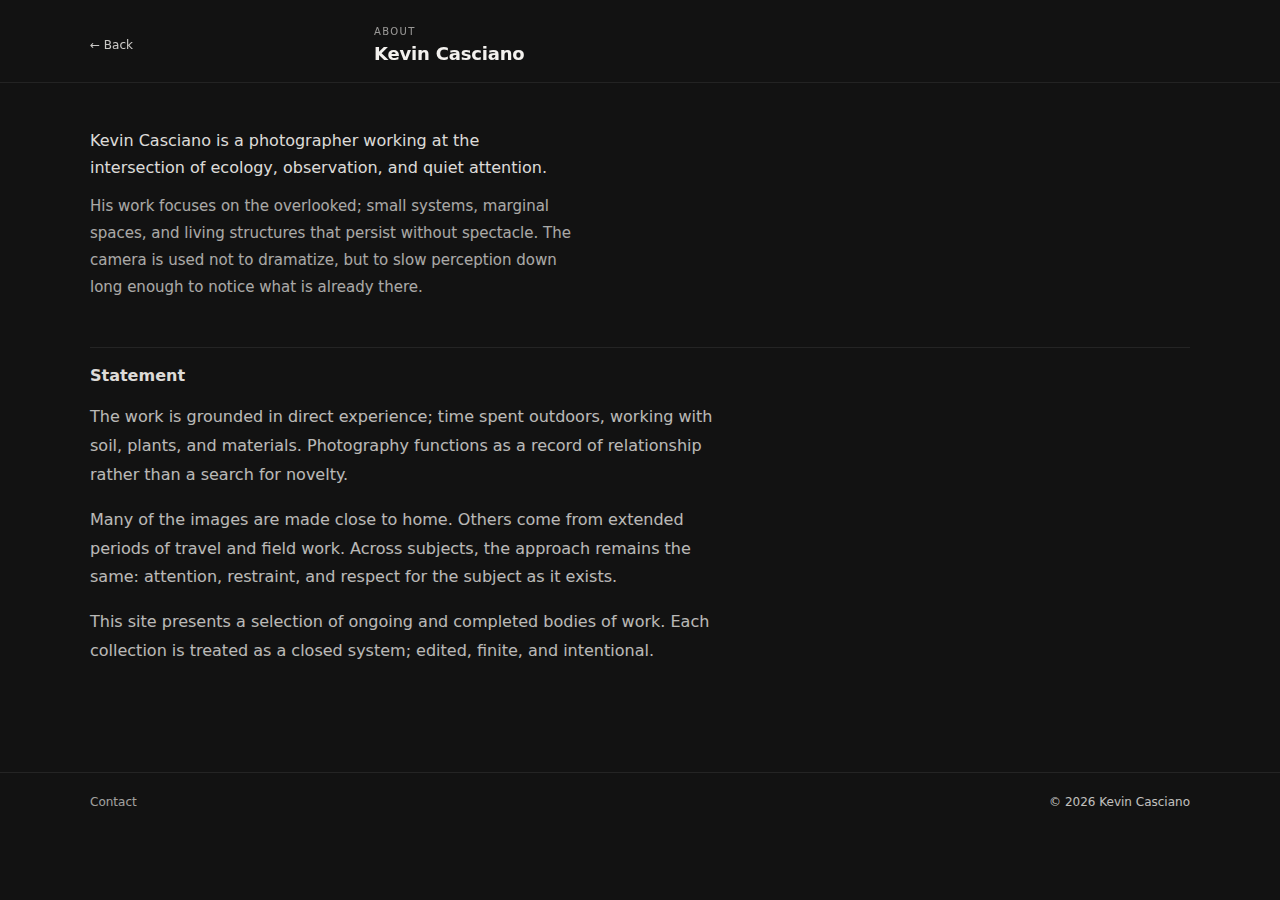
<file: about/index.html>
<!doctype html>
<html lang="en">
<head>
  <meta charset="utf-8" />
  <meta name="viewport" content="width=device-width,initial-scale=1" />
  <title>About — Kevin Casciano</title>
  <link rel="stylesheet" href="/styles.css" />
</head>

<body class="case">

  <!-- Top bar -->
  <header class="case-top">
    <div class="wrap case-topbar">
      <a class="case-back" href="/#work">← Back</a>

      <div class="case-id">
        <div class="case-kicker">ABOUT</div>
        <h1 class="case-title">Kevin Casciano</h1>
      </div>

      <div class="case-meta">
        
      </div>
    </div>
  </header>

  <!-- Intro -->
  <section class="case-intro">
    <div class="wrap case-introgrid">

      <div class="case-introtext">
        <p class="case-lead">
          Kevin Casciano is a photographer working at the intersection of ecology,
          observation, and quiet attention.
        </p>

        <p class="case-sub">
          His work focuses on the overlooked; small systems, marginal spaces,
          and living structures that persist without spectacle.
          The camera is used not to dramatize, but to slow perception down
          long enough to notice what is already there.
        </p>
      </div>

      <!--
      <figure class="case-hero">
        <img src="/img/self.png" alt="Portrait of Kevin Casciano" />
      </figure> -->

    </div>
  </section>

  <!-- Body -->
  <section class="case-gallery">
    <div class="wrap">

      <div class="gallery-head">
        <h2 class="gallery-title">Statement</h2>
      </div>

      <div class="case-body" style="max-width:62ch; line-height:1.8; opacity:.75;">
        <p>
          The work is grounded in direct experience; time spent outdoors,
          working with soil, plants, and materials.
          Photography functions as a record of relationship rather than
          a search for novelty.
        </p>

        <p>
          Many of the images are made close to home.
          Others come from extended periods of travel and field work.
          Across subjects, the approach remains the same:
          attention, restraint, and respect for the subject as it exists.
        </p>

        <p>
          This site presents a selection of ongoing and completed bodies of work.
          Each collection is treated as a closed system; edited, finite,
          and intentional.
        </p>
      </div>

    </div>
  </section>

  <!-- Footer -->
  <footer class="case-footer">
    <div class="wrap case-foot">
      <a class="case-back" href="/contact/">Contact</a>
      <span class="case-credit">© <span id="y"></span> Kevin Casciano</span>
    </div>
  </footer>

  <script>
    document.getElementById('y').textContent = new Date().getFullYear();
  </script>

</body>
</html>
</file>
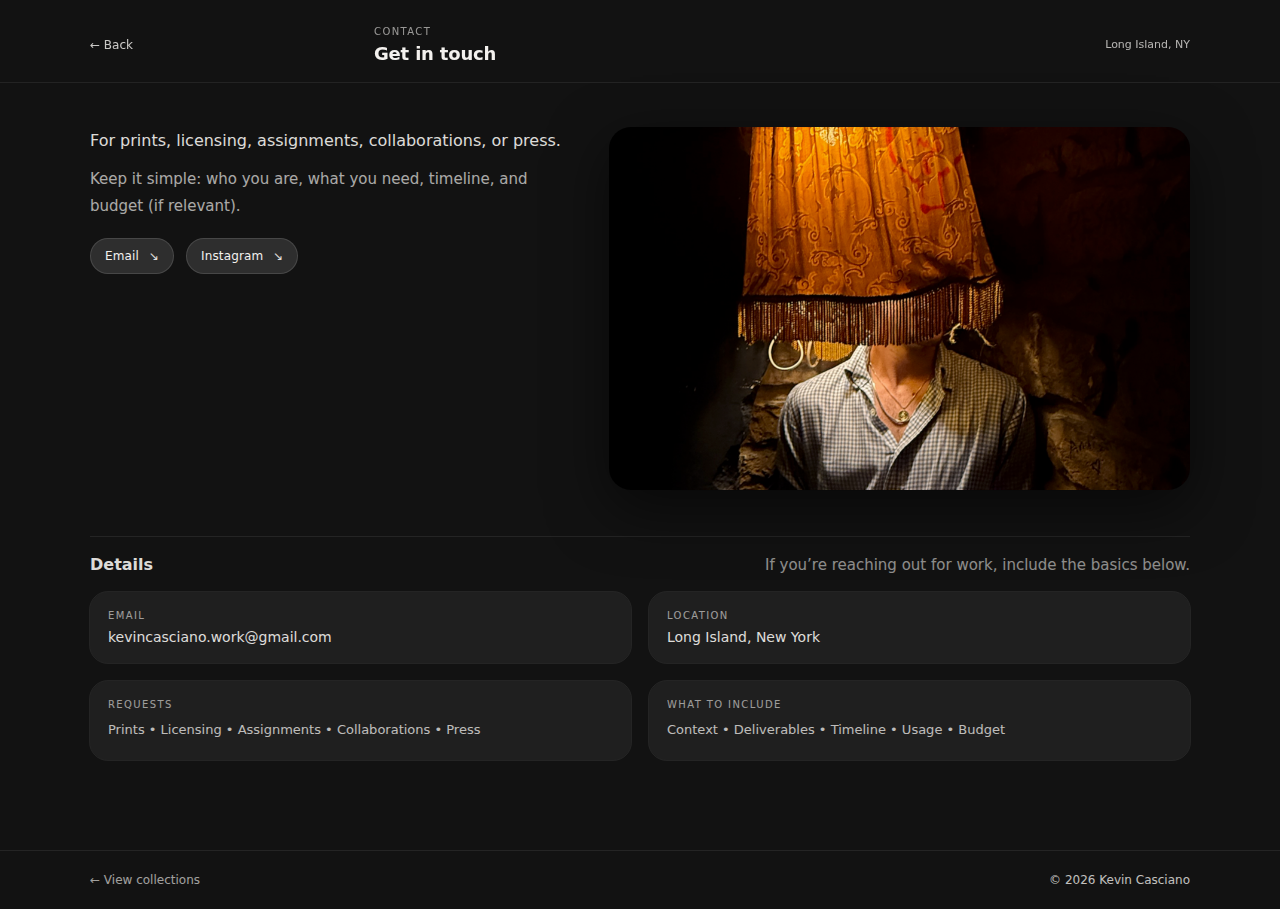
<file: contact/index.html>
<!doctype html>
<html lang="en">
<head>
  <meta charset="utf-8" />
  <meta name="viewport" content="width=device-width,initial-scale=1" />
  <title>Contact — Kevin Casciano</title>
  <link rel="stylesheet" href="/styles.css" />
</head>

<body class="case">

  <!-- Top bar -->
  <header class="case-top">
    <div class="wrap case-topbar">
      <a class="case-back" href="/#work">← Back</a>

      <div class="case-id">
        <div class="case-kicker">CONTACT</div>
        <h1 class="case-title">Get in touch</h1>
      </div>

      <div class="case-meta">
        <div>Long Island, NY</div>
      </div>
    </div>
  </header>

  <!-- Intro -->
  <section class="case-intro">
    <div class="wrap case-introgrid">

      <div class="case-introtext">
        <p class="case-lead">
          For prints, licensing, assignments, collaborations, or press.
        </p>

        <p class="case-sub">
          Keep it simple: who you are, what you need, timeline, and budget (if relevant).
        </p>

        <!-- Primary contact actions -->
        <div class="contact-actions" style="margin-top:18px; display:flex; gap:12px; flex-wrap:wrap;">
          <!-- Replace with your email -->
          <a class="pill pill-light" href="mailto:kevincasciano.work@gmail.com?subject=Inquiry%20—%20Kevin%20Casciano">
            Email <span class="arrow">↘</span>
          </a>

          <!-- Optional: phone -->
          <!-- <a class="pill pill-light" href="tel:+16315551234">Call / Text <span class="arrow">↘</span></a> -->

          <!-- Optional: Instagram -->
          <a class="pill pill-light" href="https://www.instagram.com/kevincasciano.work/" target="_blank" rel="noopener">Instagram <span class="arrow">↘</span></a>
        </div>
      </div>

      <!-- Optional image / simple card -->
      <figure class="case-hero">
        <img src="/img/self.png" alt="Portrait of Kevin Casciano" loading="eager" />
      </figure>

    </div>
  </section>

  <!-- Details -->
  <section class="case-gallery">
    <div class="wrap">

      <div class="gallery-head">
        <h2 class="gallery-title">Details</h2>
        <p class="gallery-note">If you’re reaching out for work, include the basics below.</p>
      </div>

      <div class="contact-grid" style="display:grid; gap:18px; grid-template-columns: repeat(2, minmax(0, 1fr));">
        <div class="contact-card" style="padding:18px; border-radius:18px; background:rgba(255,255,255,.06); outline:1px solid rgba(255,255,255,.08);">
          <div style="font-size:10px; letter-spacing:.14em; opacity:.6; margin-bottom:8px;">EMAIL</div>
          <div style="font-size:14px; opacity:.9;">
            <a href="mailto:kevincasciano.work@gmail.com?subject=Inquiry%20—%20Kevin%20Casciano" style="text-decoration:none;">
              kevincasciano.work@gmail.com
            </a>
          </div>
        </div>

        <div class="contact-card" style="padding:18px; border-radius:18px; background:rgba(255,255,255,.06); outline:1px solid rgba(255,255,255,.08);">
          <div style="font-size:10px; letter-spacing:.14em; opacity:.6; margin-bottom:8px;">LOCATION</div>
          <div style="font-size:14px; opacity:.9;">Long Island, New York</div>
        </div>

        <div class="contact-card" style="padding:18px; border-radius:18px; background:rgba(255,255,255,.06); outline:1px solid rgba(255,255,255,.08);">
          <div style="font-size:10px; letter-spacing:.14em; opacity:.6; margin-bottom:8px;">REQUESTS</div>
          <div style="font-size:13px; line-height:1.8; opacity:.75;">
            Prints • Licensing • Assignments • Collaborations • Press
          </div>
        </div>

        <div class="contact-card" style="padding:18px; border-radius:18px; background:rgba(255,255,255,.06); outline:1px solid rgba(255,255,255,.08);">
          <div style="font-size:10px; letter-spacing:.14em; opacity:.6; margin-bottom:8px;">WHAT TO INCLUDE</div>
          <div style="font-size:13px; line-height:1.8; opacity:.75;">
            Context • Deliverables • Timeline • Usage • Budget
          </div>
        </div>
      </div>

    </div>
  </section>

  <footer class="case-footer">
    <div class="wrap case-foot">
      <a class="case-back" href="/#work">← View collections</a>
      <span class="case-credit">© <span id="y"></span> Kevin Casciano</span>
    </div>
  </footer>

  <script>
    document.getElementById('y').textContent = new Date().getFullYear();
  </script>

</body>
</html>
</file>
<file: styles.css>
:root{
  --bg-warm: #d4cbc2;
  --ink: #121212;
  --muted: rgba(18,18,18,.68);
  --dark: #121212;
  --dark-2: #0f0f0f;
  --light: #f3f1ee;
  --radius: 28px;
  --shadow: 0 18px 50px rgba(0,0,0,.18);
}

*{ box-sizing: border-box; }
html,body{ height:100%; }
body{
  margin:0;
  font-family: ui-sans-serif, system-ui, -apple-system, Segoe UI, Roboto, Arial, sans-serif;
  color: var(--ink);
  background: #fff;
  -webkit-font-smoothing: antialiased;
  text-rendering: optimizeLegibility;
}

img{
  width:100%;
  height:100%;
  display:block;
  object-fit: cover;
}

.wrap{
  width:min(1100px, 92vw);
  margin:0 auto;
}

/* ---------- HERO ---------- */
.hero{
  background: var(--bg-warm);
  padding: 56px 0 64px;
}

.hero-grid{
  display:grid;
  grid-template-columns: 1.1fr 1fr 0.95fr;
  gap: 40px;
  align-items: start;
}

.tiny-top{
  font-size: 12px;
  letter-spacing: .02em;
  color: rgba(18,18,18,.85);
  margin-bottom: 28px;
}

.tiny-name sup{
  font-size: 9px;
  vertical-align: super;
}

.hero-title{
  font-size: clamp(42px, 5vw, 64px);
  line-height: 0.98;
  margin: 0 0 18px;
  font-weight: 650;
  letter-spacing: -0.03em;
}

.hero-title sup{
  font-size: 14px;
  vertical-align: super;
  margin-left: 6px;
}

.hero-copy{
  padding-top: 8px;
}

.lead{
  margin: 0 0 28px;
  font-size: 16px;
  line-height: 1.7;
  color: rgba(18,18,18,.7);
  max-width: 32ch;
}

.sublead{
  margin: 0;
  font-size: 15px;
  line-height: 1.7;
  color: rgba(18,18,18,.65);
  max-width: 44ch;
  margin-top: 210px;
}

.tiny-bottom{
  margin-top: 180px;
  font-size: 12px;
  color: rgba(18,18,18,.8);
}

.dot{
  font-size: 10px;
  margin-left: 8px;
  opacity: .75;
}

.pill{
  display:inline-flex;
  align-items:center;
  gap: 10px;
  padding: 10px 14px;
  border-radius: 999px;
  background: rgba(18,18,18,.92);
  color: #fff;
  text-decoration:none;
  font-size: 12px;
  letter-spacing: .01em;
  width: fit-content;
  box-shadow: 0 10px 20px rgba(0,0,0,.12);
  transition: transform .15s ease, filter .15s ease;
}

.pill:hover{ transform: translateY(-1px); }
.arrow{ opacity: .9; }

.hero-right{
  display:flex;
  justify-content: flex-end;
}

.portrait-card{
  width: min(320px, 100%);
  aspect-ratio: 3/4;
  border-radius: var(--radius);
  overflow:hidden;
  box-shadow: var(--shadow);
  background: rgba(255,255,255,.15);
}

/* ---------- COLLECTIONS (horizontal row of 3) ---------- */
.collections{
  background: var(--dark);
  color: var(--light);

  display: flex;
  justify-content: center;     /* center the row */
  align-items: flex-start;
  flex-wrap: wrap;             /* prevents overflow */

  gap: 80px;                   /* even spacing */
  padding: 120px 6vw;
}

/* each collection becomes an equal-width card */
.collection{
  flex: 0 1 360px;             /* preferred width */
  max-width: 360px;
  width: 100%;
}

/* inside the horizontal row, .wrap should not be 1100px */
.collections .wrap{
  width: 100%;
  margin: 0;
}

/* you currently only have .work-left (no right column) */
.collections .work-grid{
  display: grid;
  grid-template-columns: 1fr;
  gap: 0;
  align-items: start;
}

.collections .work-left{
  max-width: 44ch;
}

/* ---------- WORK TEXT STYLES (inside each collection) ---------- */
.work-title{
  font-size: 18px;
  font-weight: 500;
  margin: 0 0 18px;
  letter-spacing: -0.01em;
  opacity: .9;
}

.meta{
  font-size: 10px;
  letter-spacing: .08em;
  opacity: .65;
  margin-bottom: 16px;
}

.work-subtitle{
  font-size: 14px;
  margin: 0 0 10px;
  font-weight: 600;
}

.work-text{
  margin: 0 0 18px;
  font-size: 11px;
  line-height: 1.7;
  opacity: .72;
  max-width: 44ch;
}

.pill-light{
  background: rgba(255,255,255,.12);
  color: var(--light);
  box-shadow: none;
  border: 1px solid rgba(255,255,255,.12);
}

.mini-shot{
  margin-top: 26px;
  width: 210px;
  aspect-ratio: 4/3;
  border-radius: 18px;
  overflow:hidden;
  box-shadow: 0 18px 50px rgba(0,0,0,.45);
  opacity: .95;
}

/* Optional: if you later re-add right-side images, keep these */
.work-right{
  display:grid;
  grid-template-columns: 1fr 1fr;
  gap: 22px;
  align-items: start;
}

.shot{
  border-radius: 22px;
  overflow:hidden;
  box-shadow: 0 18px 50px rgba(0,0,0,.45);
  background: var(--dark-2);
}

.shot-a,
.shot-b{
  aspect-ratio: 4 / 3;
}

.shot-b{
  transform: translateY(-10px);
}

/* ---------- RESPONSIVE ---------- */
@media (max-width: 980px){
  .hero-grid{
    grid-template-columns: 1fr;
    gap: 26px;
  }
  .hero-right{ justify-content: flex-start; }
  .sublead{ margin-top: 18px; }
  .tiny-bottom{ margin-top: 22px; }

  .collections{
    gap: 56px;
    padding: 80px 6vw;
  }

  .collection{
    flex-basis: 520px;
    max-width: 520px;
  }

  .shot-b{ transform: none; }
}
/* ---------- CASE STUDY PAGES ---------- */
.case{
  background: var(--dark);
  color: var(--light);
}

.case a{ color: inherit; }

.case-top{
  padding: 26px 0 18px;
  position: sticky;
  top: 0;
  background: rgba(18,18,18,.72);
  backdrop-filter: blur(10px);
  border-bottom: 1px solid rgba(255,255,255,.08);
  z-index: 20;
}

.case-topbar{
  display: grid;
  grid-template-columns: 1fr 2fr 1fr;
  gap: 18px;
  align-items: center;
}

.case-back{
  text-decoration: none;
  font-size: 12px;
  opacity: .82;
}
.case-back:hover{ opacity: 1; }

.case-kicker{
  font-size: 10px;
  letter-spacing: .14em;
  opacity: .6;
  margin-bottom: 6px;
}

.case-title{
  margin: 0;
  font-size: 18px;
  font-weight: 600;
  letter-spacing: -0.01em;
}

.case-meta{
  text-align: right;
  font-size: 11px;
  opacity: .72;
  line-height: 1.5;
}

.case-intro{
  padding: 44px 0 18px;
}

.case-introgrid{
  display: grid;
  grid-template-columns: 1fr 1.2fr;
  gap: 34px;
  align-items: start;
}

.case-lead{
  margin: 0 0 12px;
  font-size: 16px;
  line-height: 1.7;
  max-width: 54ch;
  opacity: .9;
}

.case-sub{
  margin: 0;
  font-size: 15px;
  line-height: 1.8;
  max-width: 62ch;
  opacity: .68;
}

.case-hero{
  margin: 0;
  border-radius: 22px;
  overflow: hidden;
  box-shadow: 0 18px 60px rgba(0,0,0,.55);
  background: var(--dark-2);
  aspect-ratio: 16 / 10;
}

.case-gallery{
  padding: 28px 0 90px;
}

.gallery-head{
  display: flex;
  justify-content: space-between;
  align-items: baseline;
  gap: 18px;
  margin-bottom: 18px;
  border-top: 1px solid rgba(255,255,255,.08);
  padding-top: 18px;
}

.gallery-title{
  margin: 0;
  font-size: 16px;
  font-weight: 600;
  opacity: .9;
}

.gallery-note{
  margin: 0;
  font-size: 15px;
  opacity: .55;
}

/* Macro gallery grid */
.grid{
  display: grid;
  grid-template-columns: repeat(3, 1fr);
  gap: 22px;
}

.tile{
  display: block;
  border-radius: 18px;
  overflow: hidden;
  background: var(--dark-2);
  box-shadow: 0 18px 50px rgba(0,0,0,.45);
  aspect-ratio: 4 / 3; /* change to 1/1 if you prefer square */
  outline: 1px solid rgba(255,255,255,.06);
  transition: transform .18s ease, outline-color .18s ease, filter .18s ease;
}

.tile img{
  width: 100%;
  height: 100%;
  object-fit: cover;
  transform: scale(1.01);
}

.tile:hover{
  transform: translateY(-2px);
  outline-color: rgba(255,255,255,.14);
  filter: brightness(1.03);
}

.case-footer{
  border-top: 1px solid rgba(255,255,255,.08);
  padding: 22px 0;
}

.case-foot{
  display: flex;
  justify-content: space-between;
  align-items: center;
  gap: 14px;
  font-size: 12px;
  opacity: .78;
}

/* Responsive */
@media (max-width: 980px){
  .case-topbar{
    grid-template-columns: 1fr;
    text-align: left;
  }
  .case-meta{ text-align: left; }

  .case-introgrid{
    grid-template-columns: 1fr;
  }

  .grid{
    grid-template-columns: 1fr;
    gap: 18px;
  }

  .tile{
    aspect-ratio: 16 / 10;
  }
}
.mini-shot-link{
  display: block;
  width: fit-content;
}

.mini-shot-link:hover .mini-shot{
  transform: translateY(-2px);
  filter: brightness(1.05);
}

.mini-shot{
  transition: transform .15s ease, filter .15s ease;
}
/* ---------- IMAGE VIEWER ---------- */
.viewer{
  min-height: calc(100vh - 120px);
  display: grid;
  grid-template-columns: 56px 1fr 56px;
  align-items: center;
  gap: 18px;
  padding: 26px 0 40px;
}

.viewer-frame{
  margin: 0;
  border-radius: 22px;
  overflow: hidden;
  background: #0f0f0f;
  box-shadow: 0 18px 70px rgba(0,0,0,.6);
  outline: 1px solid rgba(255,255,255,.08);
}

.viewer-frame img{
  width: 100%;
  height: auto;
  display: block;
}

.nav-btn{
  height: 48px;
  width: 48px;
  border-radius: 999px;
  border: 1px solid rgba(255,255,255,.14);
  background: rgba(255,255,255,.08);
  color: var(--light);
  cursor: pointer;
  opacity: .85;
  transition: transform .15s ease, opacity .15s ease, background .15s ease;
}

.nav-btn:hover{
  transform: translateY(-1px);
  opacity: 1;
  background: rgba(255,255,255,.12);
}

.viewer-foot{
  display:flex;
  justify-content: center;
  gap: 12px;
  padding: 0 0 36px;
}

@media (max-width: 980px){
  .viewer{
    grid-template-columns: 1fr;
    padding: 18px 0 24px;
  }
  .nav-btn{ display:none; }
  .viewer-foot{ padding-bottom: 26px; }
}

/* ---------- ZOOM ---------- */
.viewer-frame{
  position: relative;
  cursor: zoom-in;
}

.viewer-frame.is-zoomed{
  cursor: grab;
}

.viewer-frame.is-zoomed:active{
  cursor: grabbing;
}

.viewer-frame img{
  transform-origin: center center;
  transition: transform .18s ease;
  will-change: transform;
}

.viewer-frame.is-zoomed img{
  transform: scale(2);
}
</file>
